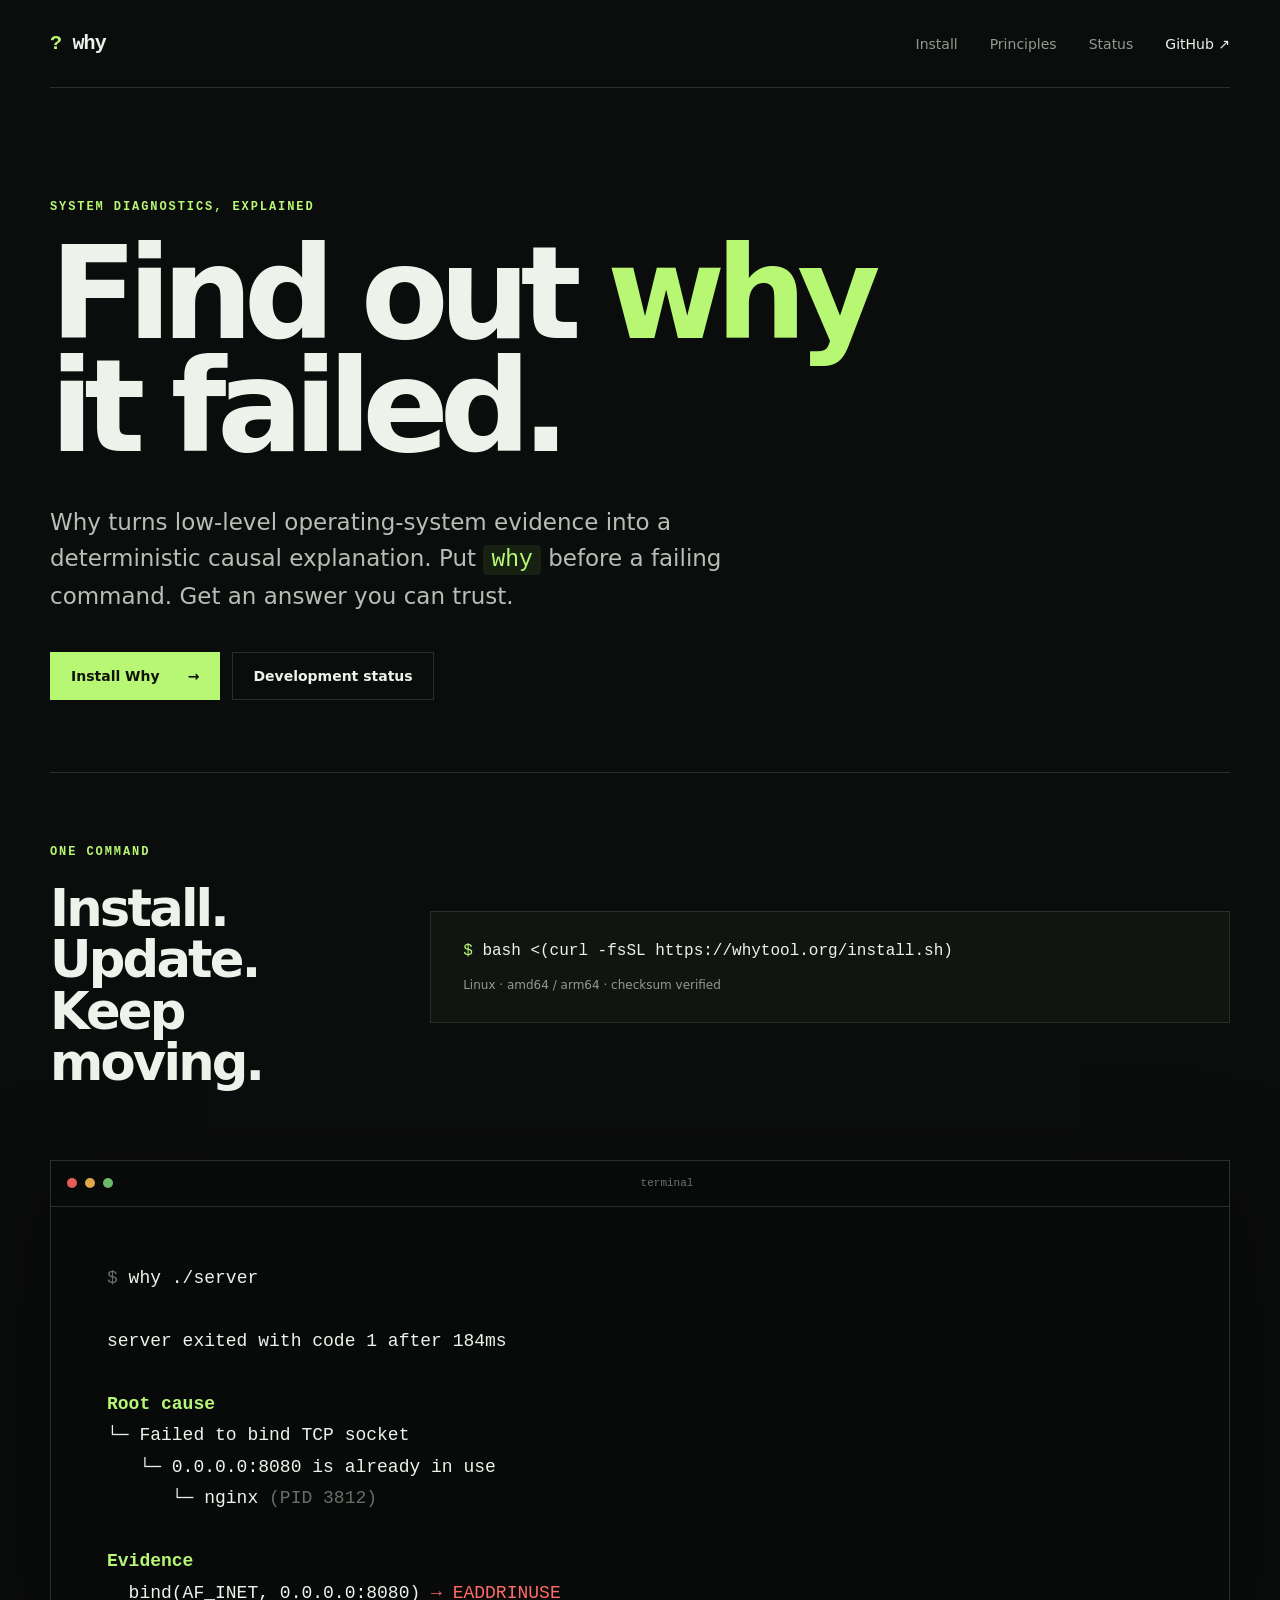
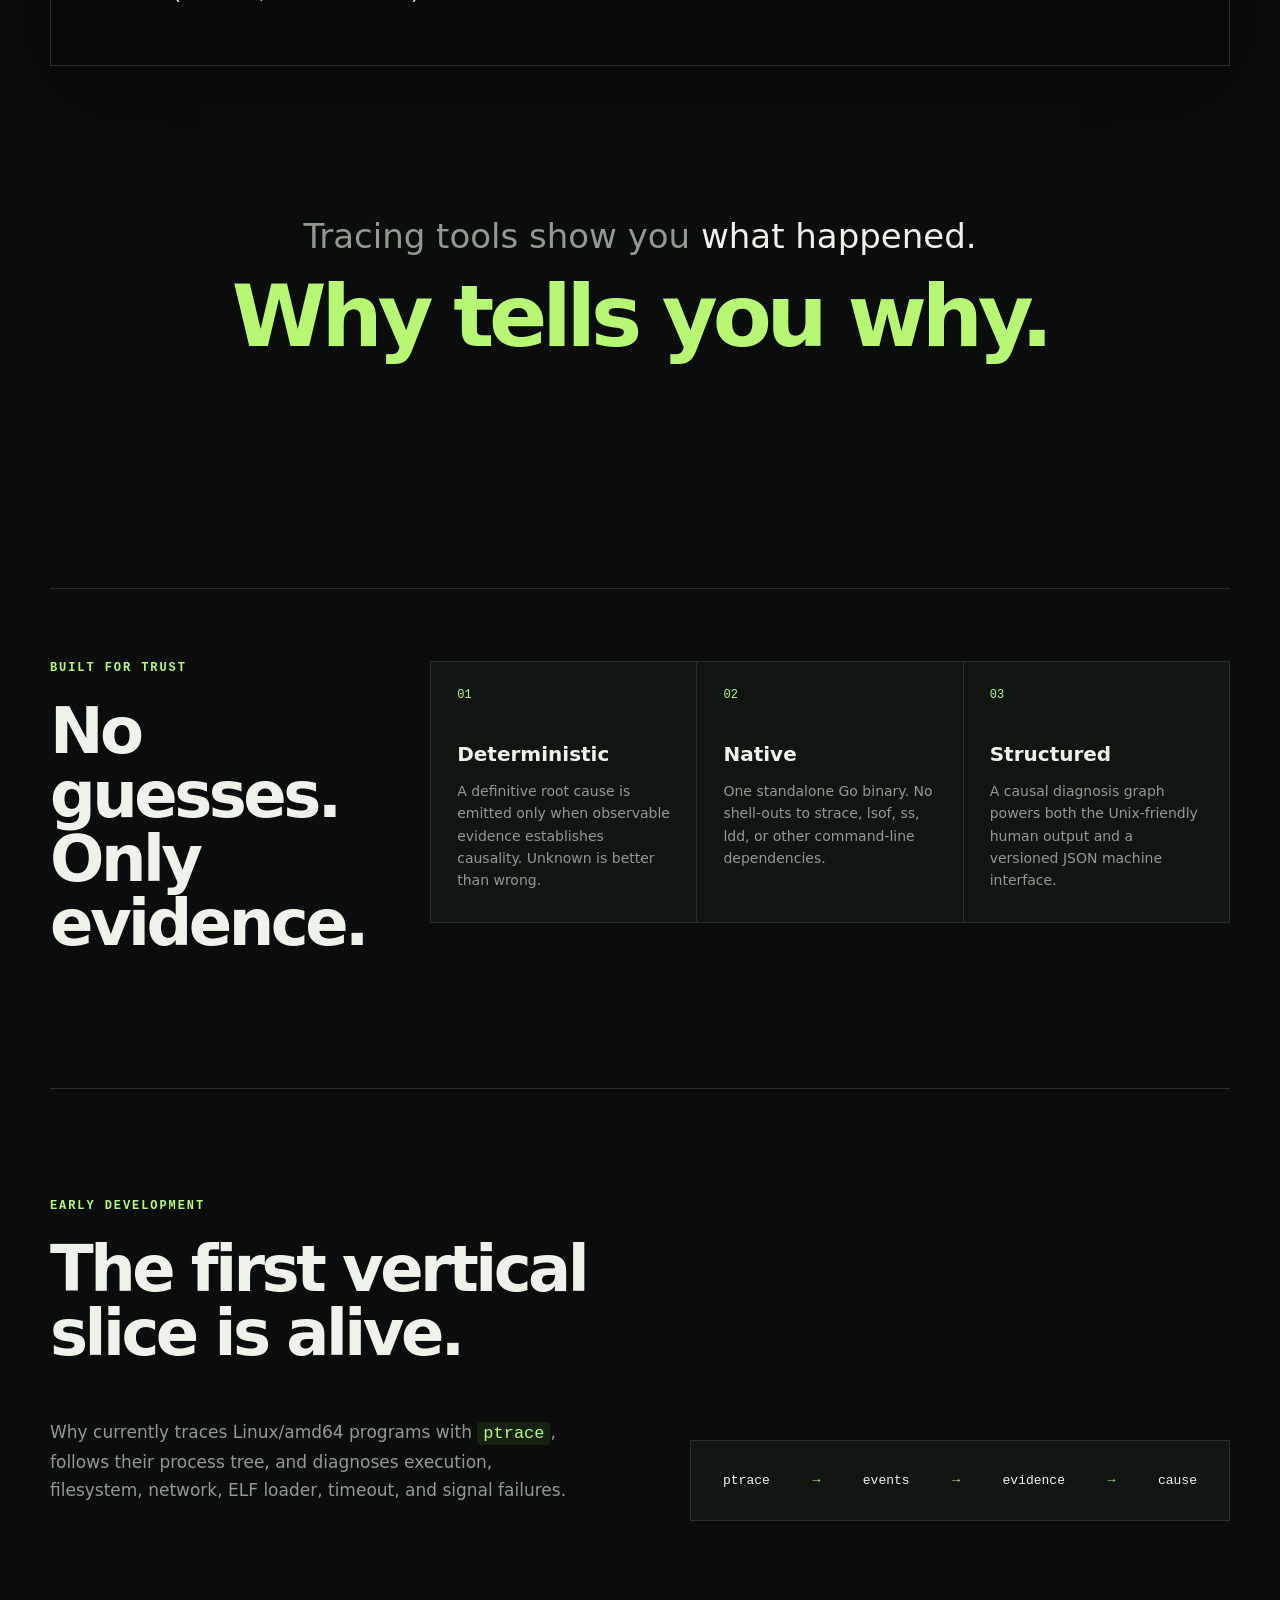
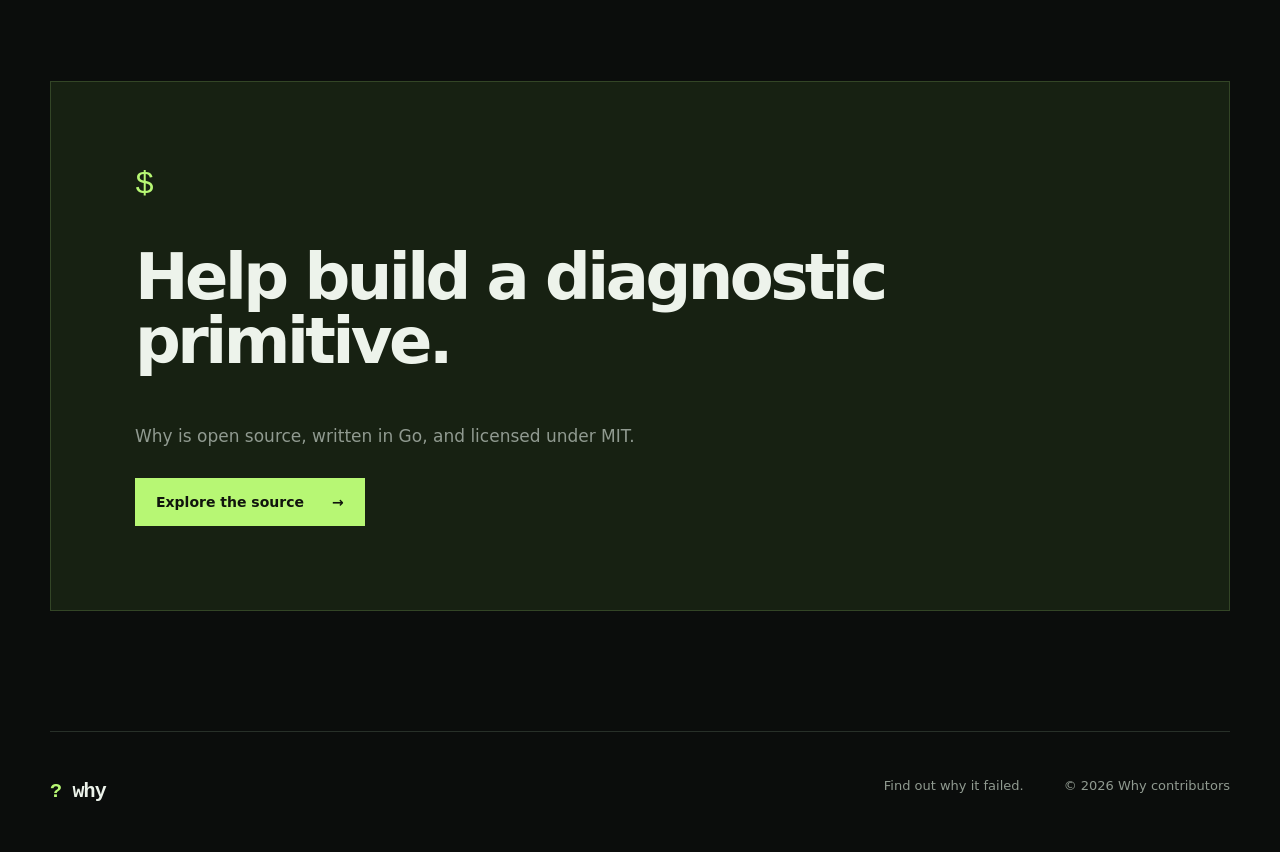
<file: site/index.html>
<!doctype html>
<html lang="en">
<head>
  <meta charset="utf-8">
  <meta name="viewport" content="width=device-width, initial-scale=1">
  <meta name="description" content="Why is a system diagnostic tool that explains why a program failed using deterministic, evidence-backed diagnoses.">
  <meta name="theme-color" content="#0b0d0c">
  <title>Why — Find out why it failed.</title>
  <link rel="icon" href="data:image/svg+xml,<svg xmlns=%22http://www.w3.org/2000/svg%22 viewBox=%220 0 64 64%22><rect width=%2264%22 height=%2264%22 rx=%2212%22 fill=%22%230b0d0c%22/><text x=%2232%22 y=%2246%22 text-anchor=%22middle%22 font-size=%2246%22 font-family=%22monospace%22 fill=%22%23b7f774%22>?</text></svg>">
  <link rel="stylesheet" href="styles.css">
</head>
<body>
  <header class="nav">
    <a class="brand" href="#" aria-label="Why home"><span>?</span> why</a>
    <nav aria-label="Main navigation">
      <a href="#install">Install</a>
      <a href="#principles">Principles</a>
      <a href="#status">Status</a>
      <a class="github" href="https://github.com/ilyazheprog/why">GitHub ↗</a>
    </nav>
  </header>

  <main>
    <section class="hero">
      <div class="eyebrow">SYSTEM DIAGNOSTICS, EXPLAINED</div>
      <h1>Find out <em>why</em><br>it failed.</h1>
      <p class="lead">Why turns low-level operating-system evidence into a deterministic causal explanation. Put <code>why</code> before a failing command. Get an answer you can trust.</p>
      <div class="actions">
        <a class="button primary" href="#install">Install Why <span>→</span></a>
        <a class="button secondary" href="#status">Development status</a>
      </div>
    </section>

    <section id="install" class="install-block">
      <div>
        <div class="eyebrow">ONE COMMAND</div>
        <h2>Install. Update.<br>Keep moving.</h2>
      </div>
      <div class="install-command">
        <code><span>$</span> bash &lt;(curl -fsSL https://whytool.org/install.sh)</code>
        <p>Linux · amd64 / arm64 · checksum verified</p>
      </div>
    </section>

    <section class="demo" aria-label="Why terminal example">
      <div class="terminal-bar">
        <span class="dot red"></span><span class="dot amber"></span><span class="dot green"></span>
        <span class="terminal-title">terminal</span>
      </div>
      <pre><code><span class="muted">$</span> why ./server

server exited with code 1 after 184ms

<span class="accent">Root cause</span>
└─ Failed to bind TCP socket
   └─ 0.0.0.0:8080 is already in use
      └─ nginx <span class="muted">(PID 3812)</span>

<span class="accent">Evidence</span>
  bind(AF_INET, 0.0.0.0:8080) <span class="error">→ EADDRINUSE</span></code></pre>
    </section>

    <section class="statement">
      <p>Tracing tools show you <span>what happened.</span></p>
      <h2>Why tells you why.</h2>
    </section>

    <section id="principles" class="principles">
      <div class="section-heading">
        <div class="eyebrow">BUILT FOR TRUST</div>
        <h2>No guesses.<br>Only evidence.</h2>
      </div>
      <div class="cards">
        <article>
          <div class="number">01</div>
          <h3>Deterministic</h3>
          <p>A definitive root cause is emitted only when observable evidence establishes causality. Unknown is better than wrong.</p>
        </article>
        <article>
          <div class="number">02</div>
          <h3>Native</h3>
          <p>One standalone Go binary. No shell-outs to strace, lsof, ss, ldd, or other command-line dependencies.</p>
        </article>
        <article>
          <div class="number">03</div>
          <h3>Structured</h3>
          <p>A causal diagnosis graph powers both the Unix-friendly human output and a versioned JSON machine interface.</p>
        </article>
      </div>
    </section>

    <section id="status" class="status">
      <div>
        <div class="eyebrow">EARLY DEVELOPMENT</div>
        <h2>The first vertical slice is alive.</h2>
        <p>Why currently traces Linux/amd64 programs with <code>ptrace</code>, follows their process tree, and diagnoses execution, filesystem, network, ELF loader, timeout, and signal failures.</p>
      </div>
      <div class="pipeline" aria-label="Current diagnostic pipeline">
        <span>ptrace</span><b>→</b><span>events</span><b>→</b><span>evidence</span><b>→</b><span>cause</span>
      </div>
    </section>

    <section class="cta">
      <div class="prompt">$</div>
      <h2>Help build a diagnostic primitive.</h2>
      <p>Why is open source, written in Go, and licensed under MIT.</p>
      <a class="button primary" href="https://github.com/ilyazheprog/why">Explore the source <span>→</span></a>
    </section>
  </main>

  <footer>
    <a class="brand" href="#"><span>?</span> why</a>
    <p>Find out why it failed.</p>
    <p>© 2026 Why contributors</p>
  </footer>
</body>
</html>
</file>
<file: site/styles.css>
:root {
  --bg: #0b0d0c;
  --panel: #111512;
  --line: #283029;
  --text: #edf3eb;
  --muted: #909a90;
  --green: #b7f774;
  --green-dark: #172112;
  --red: #ff6b67;
}

* { box-sizing: border-box; }
html { scroll-behavior: smooth; }
body {
  margin: 0;
  background: var(--bg);
  color: var(--text);
  font-family: Inter, ui-sans-serif, system-ui, -apple-system, BlinkMacSystemFont, "Segoe UI", sans-serif;
  -webkit-font-smoothing: antialiased;
}
a { color: inherit; text-decoration: none; }
code, pre, .brand, .eyebrow, .number, .pipeline { font-family: "SFMono-Regular", Consolas, "Liberation Mono", monospace; }

.nav {
  width: min(1180px, calc(100% - 48px));
  height: 88px;
  margin: auto;
  display: flex;
  align-items: center;
  justify-content: space-between;
  border-bottom: 1px solid var(--line);
}
.brand { font-size: 20px; font-weight: 700; letter-spacing: -.04em; }
.brand span { color: var(--green); }
nav { display: flex; align-items: center; gap: 32px; color: var(--muted); font-size: 14px; }
nav a:hover { color: var(--text); }
nav .github { color: var(--text); }

main, footer { width: min(1180px, calc(100% - 48px)); margin: auto; }
.hero { padding: 112px 0 72px; max-width: 930px; }
.eyebrow { color: var(--green); font-size: 12px; font-weight: 700; letter-spacing: .16em; margin-bottom: 24px; }
h1, h2, h3, p { margin-top: 0; }
h1 { font-size: clamp(62px, 10vw, 132px); line-height: .88; letter-spacing: -.075em; margin-bottom: 42px; }
h1 em { color: var(--green); font-style: normal; }
.lead { color: #b6bfb6; font-size: clamp(18px, 2vw, 23px); line-height: 1.55; max-width: 730px; }
.lead code, .status code { color: var(--green); background: var(--green-dark); padding: .1em .35em; border-radius: 4px; }
.actions { display: flex; gap: 12px; margin-top: 38px; }
.button { display: inline-flex; gap: 28px; justify-content: space-between; align-items: center; padding: 15px 20px; border: 1px solid var(--line); font-size: 14px; font-weight: 650; }
.button.primary { background: var(--green); border-color: var(--green); color: #10140d; }
.button.primary:hover { background: #c8ff91; }
.button.secondary:hover { border-color: var(--muted); }

.install-block { border-top: 1px solid var(--line); padding: 72px 0; display: grid; grid-template-columns: .85fr 2.15fr; gap: 64px; align-items: center; }
.install-block h2 { font-size: clamp(34px, 4vw, 54px); line-height: 1; letter-spacing: -.055em; margin-bottom: 0; }
.install-command { border: 1px solid var(--line); background: var(--panel); padding: 30px 32px; min-width: 0; }
.install-command code { display: block; color: var(--text); font-size: clamp(12px, 1.4vw, 16px); overflow-x: auto; white-space: nowrap; }
.install-command code span { color: var(--green); }
.install-command p { color: var(--muted); font-size: 12px; margin: 18px 0 0; }

.demo { border: 1px solid var(--line); background: #080a09; box-shadow: 0 28px 100px rgba(0,0,0,.35); }
.terminal-bar { height: 46px; padding: 0 16px; display: flex; align-items: center; gap: 8px; border-bottom: 1px solid var(--line); }
.dot { width: 10px; height: 10px; border-radius: 50%; background: #3a413b; }
.dot.red { background: #e75b57; }.dot.amber { background: #dfa747; }.dot.green { background: #6aba68; }
.terminal-title { margin-left: auto; margin-right: auto; color: #697269; font: 11px "SFMono-Regular", monospace; }
pre { margin: 0; padding: clamp(24px, 5vw, 56px); overflow-x: auto; font-size: clamp(13px, 1.7vw, 18px); line-height: 1.75; }
.accent { color: var(--green); font-weight: 700; }.muted { color: #667067; }.error { color: var(--red); }

.statement { padding: 150px 0; text-align: center; }
.statement p { color: var(--muted); font-size: clamp(20px, 3vw, 34px); margin-bottom: 10px; }
.statement p span { color: var(--text); }
.statement h2 { color: var(--green); font-size: clamp(40px, 7vw, 86px); letter-spacing: -.06em; }

.principles { border-top: 1px solid var(--line); padding: 72px 0 80px; display: grid; grid-template-columns: minmax(300px, .85fr) minmax(0, 2.15fr); gap: 64px; align-items: start; }
.section-heading h2, .status h2, .cta h2 { font-size: clamp(38px, 5vw, 64px); line-height: 1; letter-spacing: -.055em; }
.cards { display: grid; grid-template-columns: repeat(3, 1fr); gap: 1px; background: var(--line); border: 1px solid var(--line); }
.cards article { min-width: 0; min-height: 260px; padding: 26px; background: var(--panel); display: grid; grid-template-rows: auto 78px auto; align-content: start; }
.number { color: var(--green); font-size: 12px; }
.cards h3 { align-self: end; font-size: 20px; margin: 0 0 14px; }
.cards p { color: var(--muted); line-height: 1.6; font-size: 14px; margin-bottom: 0; }

.status { border-top: 1px solid var(--line); padding: 110px 0; display: grid; grid-template-columns: 1fr 1fr; gap: 100px; align-items: end; }
.status p { color: var(--muted); max-width: 610px; font-size: 17px; line-height: 1.65; }
.pipeline { border: 1px solid var(--line); background: var(--panel); padding: 32px; display: flex; align-items: center; justify-content: space-between; font-size: 13px; }
.pipeline span { color: var(--text); }.pipeline b { color: var(--green); font-weight: 400; }

.cta { margin: 50px 0 120px; padding: clamp(38px, 7vw, 84px); background: var(--green-dark); border: 1px solid #334526; }
.cta .prompt { color: var(--green); font: 32px monospace; margin-bottom: 42px; }
.cta h2 { max-width: 770px; }
.cta p { color: var(--muted); font-size: 17px; margin-bottom: 32px; }

footer { min-height: 120px; border-top: 1px solid var(--line); display: flex; align-items: center; gap: 40px; color: var(--muted); font-size: 13px; }
footer .brand { color: var(--text); margin-right: auto; }

@media (max-width: 850px) {
  .install-block, .principles, .status { grid-template-columns: 1fr; gap: 44px; }
  .cards { grid-template-columns: 1fr; }
  .cards article { min-height: 0; grid-template-rows: auto 62px auto; }
}
@media (max-width: 600px) {
  .nav, main, footer { width: min(100% - 28px, 1180px); }
  .nav { height: 70px; }
  nav a:not(.github) { display: none; }
  .hero { padding-top: 76px; }
  .actions { flex-direction: column; align-items: stretch; }
  .principles, .status { padding: 80px 0; }
  .pipeline { padding: 20px 14px; font-size: 11px; }
  footer { flex-wrap: wrap; gap: 12px 24px; padding: 30px 0; }
  footer .brand { width: 100%; }
}

@media (prefers-reduced-motion: reduce) { html { scroll-behavior: auto; } }
</file>
